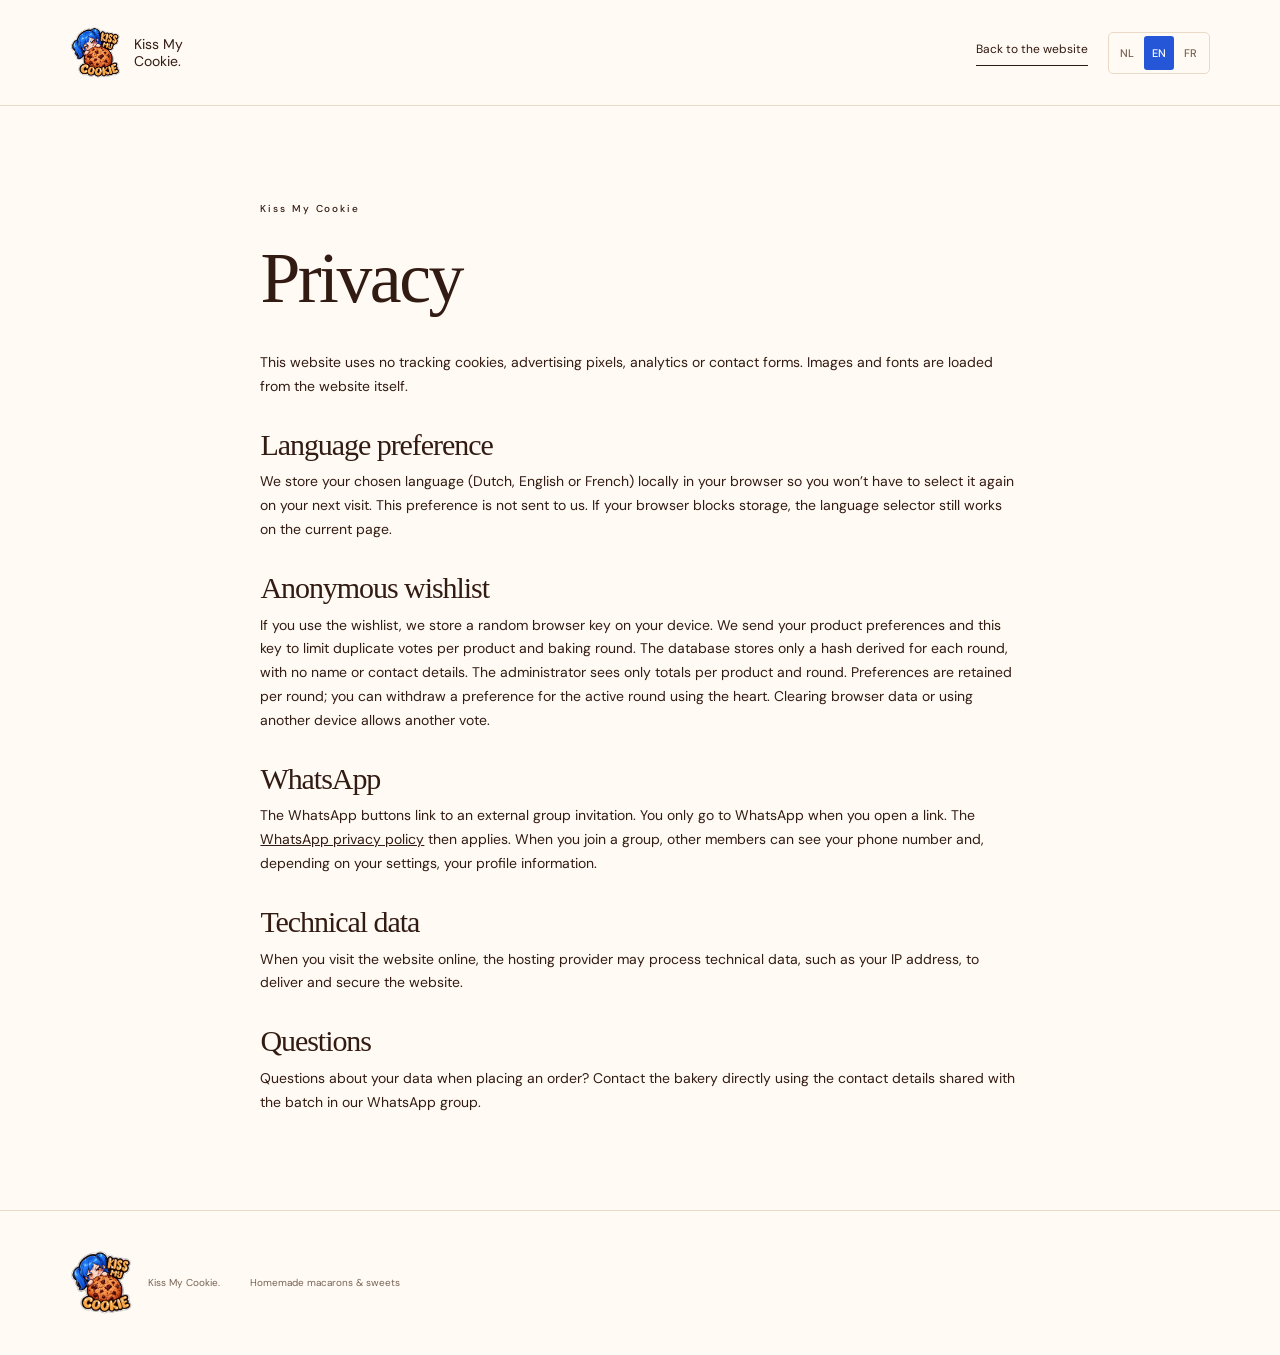
<file: site/privacy.html>
<!doctype html>
<html lang="nl"><head><meta charset="utf-8"><meta name="viewport" content="width=device-width,initial-scale=1"><meta name="theme-color" content="#2556d8"><title data-i18n="copy150">Privacy — Kiss My Cookie</title>
<meta property="og:title" content="Privacy — Kiss My Cookie">
<meta property="og:description" content="Privacyinformatie van Kiss My Cookie.">
<meta property="og:type" content="website">
<meta property="og:site_name" content="Kiss My Cookie">
<meta property="og:image" content="https://kissmycookie.be/assets/kissmycookie-link-preview.jpg">
<meta property="og:image:secure_url" content="https://kissmycookie.be/assets/kissmycookie-link-preview.jpg">
<meta property="og:image:type" content="image/jpeg">
<meta property="og:image:width" content="1328">
<meta property="og:image:height" content="1328">
<meta property="og:image:alt" content="Het Kiss My Cookie-logo">
<meta name="twitter:card" content="summary_large_image">
<meta name="twitter:image" content="https://kissmycookie.be/assets/kissmycookie-link-preview.jpg">
<meta name="twitter:image:alt" content="Het Kiss My Cookie-logo">
<link rel="icon" type="image/png" href="assets/favicon-2026-transparent.png"><link rel="stylesheet" href="styles.css?v=20261025-live-update"><script src="i18n-data.js?v=20261005-copy-sync" defer=""></script><script src="wishlist-copy.js?v=20261025" defer></script><script src="i18n.js?v=20261004-i18n" defer=""></script><link rel="stylesheet" href="languages.css?v=20261004-i18n"></head><body><header class="header privacy-header"><a class="brand" href="index.html"><img src="assets/logo-2026-transparent.webp" alt="" width="48" height="52"><span data-i18n="copy151">Kiss My<br>Cookie.</span></a><a class="text-link" href="index.html" data-i18n="copy152">Terug naar de website</a><div class="header-actions"><div class="language-switcher" role="group" aria-label="Kies je taal" data-i18n-aria-label="extra2"><button type="button" data-language="nl" lang="nl" aria-label="Nederlands" aria-pressed="true">NL</button><button type="button" data-language="en" lang="en" aria-label="English" aria-pressed="false">EN</button><button type="button" data-language="fr" lang="fr" aria-label="Français" aria-pressed="false">FR</button></div></div></header><main class="section privacy"><p class="eyebrow">Kiss My Cookie</p><h1 data-i18n="copy112">Privacy</h1><p data-i18n="copy153">Deze website gebruikt geen trackingcookies, advertentiepixels, analytics of contactformulieren. Afbeeldingen en lettertypes worden vanaf de website zelf geladen.</p><h2 data-i18n="extra3">Taalvoorkeur</h2><p data-i18n="extra4">We bewaren je gekozen taal (Nederlands, Engels of Frans) lokaal in je browser, zodat je die bij een volgend bezoek niet opnieuw hoeft te kiezen. Deze voorkeur wordt niet naar ons verzonden. Als je browser opslag blokkeert, werkt de taalkeuze nog steeds voor de huidige pagina.</p><h2 data-i18n="wishPrivacyTitle">Anonieme wishlist</h2><p data-i18n="wishPrivacy"></p><h2>WhatsApp</h2><p data-i18n="copy154">De WhatsApp-knoppen leiden naar een externe groepsuitnodiging. Pas wanneer je een link opent, ga je naar WhatsApp. Daar gelden de <a href="https://www.whatsapp.com/legal/privacy-policy" target="_blank" rel="noopener noreferrer">privacyvoorwaarden van WhatsApp</a>. Wanneer je deelneemt aan een groep, kunnen groepsleden je telefoonnummer en, afhankelijk van je instellingen, je profielgegevens zien.</p><h2 data-i18n="copy155">Technische gegevens</h2><p data-i18n="copy156">Bij het online bezoeken van de website kan de hostingprovider technische gegevens verwerken, zoals je IP-adres, voor het leveren en beveiligen van de website.</p><h2 data-i18n="copy157">Vragen</h2><p data-i18n="copy158">Heb je vragen over je gegevens bij een bestelling? Neem rechtstreeks contact op met de bakkerij via de contactinformatie bij de bakronde in de WhatsApp-groep.</p></main><footer><a class="footer-brand footer-logo" href="index.html"><img src="assets/logo-2026-transparent.webp" alt="" width="64" height="64">Kiss My Cookie.</a><span data-i18n="copy159">Homemade macarons &amp; sweets</span></footer>
</body></html>
</file>
<file: site/styles.css>
@font-face{font-family:DM;src:url('assets/dm-sans-400-normal.ttf')}@font-face{font-family:DM;src:url('assets/dm-sans-500-normal.ttf');font-weight:500}@font-face{font-family:Serif;src:url('assets/dm-serif-display-400-normal.ttf')}@font-face{font-family:Serif;src:url('assets/dm-serif-display-400-italic.ttf');font-style:italic}
:root{--paper:#faf8f3;--ink:#30382c;--muted:#6d6e63;--line:#deddd3;--olive:#30382c;--caramel:#95633b;--cream:#efebe1}*{box-sizing:border-box}html{scroll-behavior:smooth;scroll-padding-top:100px}body{margin:0;background:var(--paper);color:var(--ink);font-family:DM,sans-serif;font-size:14px;line-height:1.7}button,input,select{font:inherit}button,a,input,select{-webkit-tap-highlight-color:transparent}button,a{touch-action:manipulation}button{color:inherit;cursor:pointer}a{color:inherit;text-decoration:none}img{max-width:100%;display:block}button:focus-visible,a:focus-visible,select:focus-visible,canvas:focus-visible,input:focus-visible,summary:focus-visible{outline:2px solid var(--caramel);outline-offset:5px}h1,h2,h3,p{margin:0}h1,h2,h3{font-weight:400}h1,h2{font-family:Serif,Georgia,serif;line-height:1.06;letter-spacing:-.035em}h1{font-size:clamp(58px,5.6vw,88px)}h2{font-size:clamp(39px,4vw,60px)}em{font-weight:400;color:var(--caramel)}[hidden]{display:none!important}.sr-only,.skip{position:absolute;width:1px;height:1px;overflow:hidden;clip-path:inset(50%)}.skip:focus{position:fixed;top:10px;left:10px;width:auto;height:auto;clip-path:none;background:white;padding:12px;z-index:50}.announcement{background:var(--olive);color:#e4e4d7;text-align:center;font-size:10px;letter-spacing:.16em;padding:8px 20px}.header{height:100px;display:flex;align-items:center;justify-content:space-between;padding:0 5.5%;background:rgba(250,248,243,.97);position:sticky;top:0;z-index:20;border-bottom:1px solid var(--line)}.wordmark{font-family:Serif,Georgia,serif;font-size:30px;letter-spacing:-1.2px;line-height:1.1;white-space:nowrap}.wordmark span{display:block;font-family:DM,sans-serif;font-size:8px;letter-spacing:.22em;margin-top:10px}.header nav{display:flex;align-items:center;gap:35px;font-size:12px}.header nav a:not(.nav-cta):hover{color:var(--caramel)}.nav-cta{border:1px solid #adb0a2;padding:11px 22px}.menu-toggle{display:none}.hero{max-width:1600px;margin:auto;display:grid;grid-template-columns:1fr 1fr;min-height:650px}.hero-copy{padding:75px 8% 68px 11%}.eyebrow{font-size:10px;letter-spacing:.19em;font-weight:500;line-height:1.5;margin-bottom:24px}.hero-copy>p:not(.eyebrow){color:var(--muted);margin:27px 0 29px;font-size:14px}.button{display:inline-flex;align-items:center;justify-content:space-between;gap:38px;border:1px solid var(--olive);background:var(--olive);color:var(--paper);padding:15px 24px;font-size:12px;transition:background .2s,transform .2s}.button:hover{background:#46513f;transform:translateY(-2px)}.quiet-link{display:block;font-size:11px;margin-top:20px}.hero-visual{position:relative;background:radial-gradient(ellipse at 45% 38%,#f2e8d5,#e9deca 70%,#e3d8c4);overflow:hidden;display:flex;align-items:center;justify-content:center;min-width:0}.hero-edition{position:absolute;top:35px;left:38px;font-size:9px;letter-spacing:.22em}.hero-orbit{position:absolute;width:70%;aspect-ratio:1;border:1px solid #b6a78866;border-radius:50%}.hero-orbit:after{content:'';position:absolute;inset:-27px;border:1px solid #b6a78833;border-radius:50%}.hero-macaron{width:93%;object-fit:contain;position:relative;margin-top:-35px;filter:drop-shadow(10px 35px 25px #6b472126);transform:rotate(-13deg)}.hero-caption{position:absolute;bottom:35px;left:38px}.hero-caption>span{font-size:9px;letter-spacing:.15em}.hero-caption h2{font-size:31px;letter-spacing:-.02em;margin:10px 0}.hero-caption p{font-size:11px;color:#736855}.values{border-block:1px solid var(--line);display:flex;align-items:center;justify-content:center;gap:65px;padding:24px;font-size:10px;letter-spacing:.15em;text-transform:uppercase}.values i{font-style:normal;color:var(--caramel);font-size:20px}.section{padding:95px 5.5%;max-width:1600px;margin:auto}.section-heading{display:flex;justify-content:space-between;align-items:end;gap:40px;margin-bottom:40px}.section-heading>p{font-size:12px;color:var(--muted);max-width:370px}.filters{display:flex;gap:27px;border-bottom:1px solid var(--line);margin-bottom:30px}.filters button{background:none;border:0;padding:14px 0;font-size:12px;border-bottom:2px solid transparent;color:var(--muted)}.filters button.active{border-color:var(--ink);color:var(--ink)}.filters button span{font-size:9px;margin-left:5px}.product-grid{display:grid;grid-template-columns:repeat(4,1fr);gap:35px 22px}.product{display:block;text-align:left;padding:0;border:0;background:transparent;width:100%}.product-photo{position:relative;aspect-ratio:1/1.08;overflow:hidden;background:#eee8de}.product-photo img{width:100%;height:100%;object-fit:cover;transition:transform .6s}.product:hover img{transform:scale(1.045)}.product-photo .product-badge{position:absolute;top:15px;left:15px;background:var(--paper);padding:5px 9px;font-size:8px;letter-spacing:.13em}.product-caption{padding:17px 0;border-bottom:1px solid var(--line);position:relative}.product h3{font-family:Serif;font-size:24px;line-height:1.2}.product p{color:var(--muted);font-size:10px;margin-top:7px}.availability{font-size:11px;color:var(--muted);margin-top:28px;text-align:center}.experience{background:#eeeae0}.experience-head{text-align:center;margin-bottom:45px}.experience-head .eyebrow{margin-bottom:15px}.experience-head>p:last-child{color:var(--muted);margin-top:18px;font-size:12px}.experience-layout{display:grid;grid-template-columns:1.25fr 1fr;gap:8%;align-items:center}.viewer-panel{min-width:0;background:#f8f5ed;border:1px solid #dfd9cb;padding:22px;position:relative}.viewer-top{display:flex;align-items:center;justify-content:space-between;font-size:10px;letter-spacing:.1em}.view-tabs{display:flex;gap:3px;background:#eae5d9;padding:3px}.view-tabs button{background:none;border:0;padding:7px 12px;font-size:10px}.view-tabs [aria-pressed=true]{background:var(--paper);box-shadow:0 1px 3px #0000000a}.canvas-wrap{height:380px;position:relative}canvas{width:100%;height:100%;display:block;cursor:grab;touch-action:none}canvas:active{cursor:grabbing}#reference-photo{height:100%;max-width:100%;margin:auto;object-fit:contain;padding:18px}.drag-hint{position:absolute;bottom:5px;width:100%;text-align:center;pointer-events:none;font-size:10px;color:var(--muted)}.viewer-actions{display:flex;align-items:center;justify-content:center;gap:14px;margin-top:22px}.viewer-actions>button:not(.button){border:1px solid var(--line);border-radius:50%;background:transparent;width:36px;height:36px;font-size:20px}.viewer-actions .button{min-width:215px}.angle-control{display:flex;align-items:center;justify-content:center;gap:12px;font-size:10px;margin-top:20px}.angle-control input{width:110px;accent-color:var(--olive)}.angle-control button{border:0;border-bottom:1px solid #999;background:none;font-size:10px;padding:0}.model-note{text-align:center;font-size:9px;color:var(--muted);margin-top:20px}.flavor-detail>.eyebrow{display:block;margin-bottom:9px}.flavor-detail select{width:100%;border:1px solid #b8b8a9;background:transparent;padding:12px;color:var(--ink);border-radius:0;margin-bottom:27px}.flavor-family{font-size:9px;letter-spacing:.2em;text-transform:uppercase;color:var(--caramel);margin-bottom:10px}.flavor-detail h3{font-family:Serif;font-size:46px;line-height:1.15}.flavor-detail>p:not(.eyebrow):not(.flavor-family):not(.detail-note){font-size:13px;color:var(--muted);margin-top:16px}.filling-row{display:flex;gap:17px;border-bottom:1px solid #d4d1c6;padding:15px 0}.filling-row:first-child{margin-top:20px}.filling-row .layer-number{color:var(--caramel);font-size:10px;margin-top:3px}.filling-row strong{font-size:12px;font-weight:500;display:block}.filling-row p{font-size:11px;color:var(--muted);margin-top:2px}.unconfirmed{font-size:12px;color:var(--muted);border-block:1px solid #d4d1c6;padding:20px 0;margin:25px 0}.text-link{display:inline-flex;gap:35px;border-bottom:1px solid var(--ink);font-size:12px;padding-bottom:5px;margin-top:25px}.detail-note{font-size:10px;color:var(--muted);margin-top:14px;max-width:270px}.craft-strip{position:relative;max-width:1600px;margin:auto;height:320px;overflow:hidden}.craft-strip img{width:100%;height:100%;object-fit:cover}.craft-strip:after{content:'';position:absolute;inset:0;background:linear-gradient(90deg,#251b1688,transparent 80%)}.craft-strip>div{position:absolute;top:50%;left:7%;transform:translateY(-50%);z-index:1;color:white}.craft-strip .eyebrow{font-size:9px}.craft-strip>div>p:last-child{font-family:Serif;font-size:44px;line-height:1.1}.craft-strip em{color:#f3daca}.story{display:grid;grid-template-columns:1fr 1fr;gap:12%;align-items:center}.story-photo{position:relative;padding:0 25px 25px 0}.story-photo:before{content:'';position:absolute;inset:30px 0 0 30px;background:#e9e3d7;z-index:-1}.story-photo>img{width:100%;height:auto;aspect-ratio:1.1;object-fit:cover;object-position:50% 100%}.story-photo>span{position:absolute;bottom:0;right:20px;font-size:10px;letter-spacing:.05em;background:var(--paper);padding:16px 25px}.story-copy>p:not(.eyebrow){margin-top:25px;font-size:13px;color:var(--muted);max-width:400px}.signature{display:flex;gap:20px;align-items:center;margin-top:25px}.signature img{height:72px;width:68px;object-fit:contain}.signature span{font-size:11px}.signature em{font-family:Serif;font-size:17px}.order{background:var(--olive);color:var(--paper);display:grid;grid-template-columns:1.2fr 1fr;gap:10%}.order .eyebrow{color:#c2c4b5}.order h2 em{color:#d3b591}.order-intro>p:not(.eyebrow){color:#c2c4b5;margin:27px 0;font-size:13px}.light{background:#eee9df;color:var(--ink);border-color:#eee9df}.light:hover{background:white}.order small{display:block;color:#c2c4b5;font-size:9px;margin-top:15px}.order-steps{align-self:center}.order-steps article{display:flex;gap:25px;border-bottom:1px solid #646b59;padding:25px 0}.order-steps article>span{font-size:11px;color:#c2b598}.order-steps h3{font-family:Serif;font-size:24px}.order-steps p{color:#c2c4b5;font-size:12px;margin-top:7px}.faq{display:grid;grid-template-columns:1fr 1.4fr;gap:10%}details{border-bottom:1px solid var(--line)}summary{padding:21px 30px 21px 0;cursor:pointer;position:relative;list-style:none;font-size:13px}summary::-webkit-details-marker{display:none}summary:after{content:'+';position:absolute;right:3px;font-size:18px;top:17px}details[open] summary:after{content:'−'}details p{padding-bottom:20px;color:var(--muted);font-size:12px;max-width:540px}footer{border-top:1px solid var(--line);padding:40px 5.5%;display:flex;align-items:center;gap:30px;font-size:10px;color:var(--muted)}footer .wordmark{font-size:25px;color:var(--ink);margin-right:auto}footer p{margin-right:auto}footer .wordmark span{font-size:7px}.privacy{max-width:900px;min-height:75vh}.privacy h1{margin-bottom:35px}.privacy h2{font-size:30px;margin:30px 0 10px}.privacy a{text-decoration:underline}.brand{display:flex;gap:12px;align-items:center;line-height:1.2}.brand img{height:52px;width:auto}
@media(min-width:1600px){.hero-copy{padding-left:88px}}@media(max-width:1000px){.header{padding-inline:4%;height:85px}.header nav{gap:20px}.hero{min-height:570px}.hero-copy{padding:60px 7%}.hero h1{font-size:62px}.hero-caption{left:25px}.hero-caption p{max-width:210px}.section{padding:75px 5%}.product-grid{gap:28px 16px}.product h3{font-size:21px}.experience-layout{gap:5%;grid-template-columns:1.1fr 1fr}.canvas-wrap{height:330px}.viewer-panel{padding:15px}.viewer-actions{gap:8px}.viewer-actions .button{min-width:0;gap:18px;padding:14px}.story{gap:7%}.story-photo>img{height:auto}.values{gap:35px}.flavor-detail h3{font-size:37px}footer p{display:none}}
@media(max-width:700px){html{scroll-padding-top:85px}.announcement{font-size:8px}.header{height:78px;padding-inline:6%}.wordmark{font-size:27px}.wordmark span{font-size:7px}.menu-toggle{display:flex;gap:12px;align-items:center;background:none;border:0;font-size:12px;padding:10px 0}.header nav{display:none;position:absolute;left:0;right:0;top:77px;background:var(--paper);padding:22px 6% 28px;border-bottom:1px solid var(--line);box-shadow:0 20px 20px #30382c0c}.header nav.open{display:flex;align-items:stretch;flex-direction:column;gap:20px}.hero{display:flex;flex-direction:column}.hero-copy{padding:42px 6% 38px}.hero h1{font-size:60px}.hero-copy .eyebrow{font-size:8px;margin-bottom:20px}.hero-copy>p:not(.eyebrow){margin:22px 0;font-size:13px}.quiet-link{display:inline-block;margin:0 0 0 15px;font-size:10px}.hero-copy .button{gap:23px;padding:14px 18px}.hero-visual{height:440px;min-height:0}.hero-macaron{width:90%;max-width:480px;margin-top:-25px}.hero-edition{top:22px;left:25px;font-size:8px}.hero-caption{bottom:25px}.hero-caption h2{font-size:28px}.hero-caption p{max-width:250px;font-size:10px}.values{gap:13px;font-size:7px;letter-spacing:.06em;padding:18px 10px}.values i{font-size:14px}.section{padding:58px 6%}.section-heading{display:block;margin-bottom:25px}.section-heading>p{margin-top:22px;font-size:12px}.eyebrow{font-size:9px;margin-bottom:18px}h2{font-size:42px}.filters{gap:19px;overflow-x:auto;white-space:nowrap;margin-bottom:22px}.filters button{font-size:10px}.product-grid{grid-template-columns:repeat(2,1fr);gap:26px 14px}.product-caption{padding:13px 20px 13px 0}.product h3{font-size:22px}.product p{font-size:9px}.product-photo .product-badge{font-size:6px;left:8px;top:8px;padding:4px 6px}.availability{font-size:10px}.experience-head{text-align:left;margin-bottom:27px}.experience-head h2{font-size:40px}.experience-layout{grid-template-columns:1fr;gap:32px}.viewer-panel{padding:15px}.canvas-wrap{height:315px}.flavor-detail h3{font-size:40px}.flavor-detail select{margin-bottom:20px}.craft-strip{height:260px}.craft-strip>div>p:last-child{font-size:36px}.story{grid-template-columns:1fr;gap:35px}.story-photo>img{height:auto}.story-copy>p:not(.eyebrow){max-width:none}.order{grid-template-columns:1fr;gap:30px}.order h2{font-size:43px}.order .button{gap:20px}.order-steps article{padding:20px 0}.faq{grid-template-columns:1fr;gap:25px}footer{padding:35px 6%;flex-wrap:wrap;gap:22px}footer .wordmark{width:100%}footer>span{margin-left:auto}.model-note{font-size:8px}.privacy h1{font-size:55px}}
@media(max-width:360px){.hero h1{font-size:52px}.hero-copy .button{font-size:10px}.quiet-link{font-size:9px;margin-left:8px}.values{gap:8px}.filters{gap:15px}.product h3{font-size:19px}.viewer-panel{padding:10px}.canvas-wrap{height:285px}.viewer-actions{gap:7px}.viewer-actions .button{font-size:10px}.experience-head h2{font-size:36px}.hero-visual{height:390px}.order .button{font-size:10px}.order h2{font-size:38px}}
@media(prefers-reduced-motion:reduce){html{scroll-behavior:auto}*,*:before,*:after{transition:none!important;animation:none!important}}
.hero-macaron{height:auto;max-height:590px}.finish-options{margin:-8px 0 25px}.finish-options .eyebrow{font-size:9px;margin-bottom:9px}.finish-options>div{display:flex;border:1px solid #b8b8a9}.finish-options button{flex:1;border:0;background:transparent;padding:10px 12px;font-size:11px}.finish-options button[aria-pressed=true]{background:var(--olive);color:var(--paper)}.finish-note{font-size:9px;color:var(--muted);margin-top:8px}
@media(max-width:700px){.hero-macaron{max-height:380px}}
.product-photo{background:transparent;aspect-ratio:1.13;display:flex;align-items:center;justify-content:center}.product-photo img{object-fit:contain;width:100%;height:100%;filter:drop-shadow(0 12px 10px #4a321916)}.product-photo .product-badge{top:3px;left:0;background:#ece6d9}.hero-macaron{max-height:530px}.product-photo:after{content:'360°';position:absolute;right:6px;bottom:4px;color:var(--muted);font-size:9px;letter-spacing:.08em}.collection .product-grid{row-gap:40px}
@media(max-width:360px){.view-tabs button{padding:7px 8px;font-size:9px}}
/* Brand refresh: blue hair, chocolate, warm cookie tones. */
:root{--paper:#fffaf3;--ink:#321b13;--muted:#796457;--line:#e9d9c7;--olive:#2556d8;--caramel:#2556d8;--cream:#fff0da;--blue:#2556d8;--chocolate:#321b13;--cookie:#ffc27c}
@font-face{font-family:DM;src:url('assets/dm-sans-700-normal.ttf');font-weight:700}
.announcement{background:var(--chocolate);color:#ffe0b6}.header{background:rgba(255,250,243,.98);height:106px}.brand-lockup{display:flex;align-items:center;gap:15px;line-height:1.1}.brand-lockup img{width:76px;height:84px;object-fit:contain}.brand-lockup>span{font-size:25px;font-weight:700;letter-spacing:-1px}.brand-lockup small{display:block;font-size:8px;letter-spacing:.18em;margin-top:10px;font-weight:400}.nav-cta{background:var(--blue);border-color:var(--blue);color:white}.header nav{font-size:13px}.hero{min-height:740px}.hero-copy{padding-top:30px;padding-bottom:50px}.hero-copy>.eyebrow{font-size:9px;line-height:1.9;margin-bottom:24px;color:var(--blue)}.hero h1{font-size:clamp(53px,4.65vw,74px);letter-spacing:-.035em}.hero h1 em{color:var(--blue)}.hero-copy>p:not(.eyebrow){margin-top:22px}.button:hover{background:#1643b8}.hero-visual{background:radial-gradient(ellipse at 40% 35%,#6595f6 0,#386ae0 40%,#1c46b8 100%);color:white;display:block;min-height:740px}.hero-edition{color:#ebf2ff;top:31px;left:34px;z-index:2}.hero-orbit{border-color:#b8d0ff38;top:15%;left:15%;pointer-events:none}.hero-orbit:after{border-color:#b8d0ff20}.hero-viewer{position:absolute;top:40px;left:1%;width:98%;height:490px}.hero-viewer:before{content:'';position:absolute;left:22%;right:22%;bottom:11%;height:8%;border-radius:50%;background:#08276855;filter:blur(18px);pointer-events:none}.hero-viewer canvas{position:relative;z-index:1}.hero-interaction{position:absolute;left:0;right:0;bottom:164px;text-align:center;z-index:3}.hero-interaction>span{font-size:10px;color:#dce8ff;letter-spacing:.05em}.hero-interaction>div{display:flex;justify-content:center;align-items:center;gap:12px;margin-top:12px}.hero-interaction button{border:1px solid #d7e5ff66;color:white;background:#183faa55;height:40px;min-width:40px;font-size:20px}.hero-interaction #hero-open{font-size:12px;padding:0 19px;background:#fff7e9;color:var(--chocolate);border-color:#fff7e9;display:flex;align-items:center;gap:32px}.hero-caption{left:34px;bottom:30px}.hero-caption h2{font-size:34px}.hero-caption p{color:#e5edff}.hero-caption>span{font-size:8px;color:#c7d9ff}.values{background:#fff0db}.values i{color:var(--blue)}.filters button.active{color:var(--blue);border-color:var(--blue)}.product-caption{border-color:var(--line)}.product-photo .product-badge{background:var(--blue);color:white}.experience{background:#edf3ff}.viewer-panel{background:#fbfdff;border-color:#cddbf5}.view-tabs{background:#e4edff}.view-tabs [aria-pressed=true]{background:var(--blue);color:white}.flavor-detail select{border-color:#bcccf0;background:#f8fbff}.filling-row{border-color:#ccdaef}.canvas-wrap:before{content:'';position:absolute;left:23%;right:23%;bottom:16%;height:7%;border-radius:50%;background:#77665226;filter:blur(15px);pointer-events:none}.canvas-wrap canvas{position:relative}.signature img{width:125px;height:137px}.signature{gap:25px}.signature em{color:var(--blue)}.story-photo:before{background:#ffe3bd}.order{background:var(--chocolate)}.order .eyebrow,.order-intro>p:not(.eyebrow),.order small,.order-steps p{color:#e5c6aa}.order h2 em{color:#ffbf75}.order-steps article{border-color:#765140}.order-steps article>span{color:#ffbf75}.light{background:#ffbf75;color:#321b13;border-color:#ffbf75}.light:hover{background:#ffd7a4}.wordmark{color:var(--chocolate)}.webgl-fallback{position:absolute;inset:0;width:100%;height:100%;object-fit:contain;pointer-events:none}.hero-viewer .webgl-fallback{padding:10%}
@media(max-width:1100px){.header nav{gap:20px}.brand-lockup>span{font-size:22px}.hero-copy{padding-left:8%;padding-right:5%}.hero h1{font-size:56px}.hero-visual{min-height:720px}.hero-viewer{top:70px;height:440px}.hero-interaction{bottom:170px}.hero{min-height:720px}}
@media(max-width:700px){.header{height:88px}.brand-lockup img{width:61px;height:68px}.brand-lockup>span{font-size:21px}.brand-lockup small{font-size:6px;letter-spacing:.15em;margin-top:6px}.brand-lockup{gap:9px}.header nav{top:87px}.hero-copy{padding:23px 6% 34px}.hero h1{font-size:51px}.hero-visual{min-height:550px;height:550px}.hero-edition{left:25px;top:25px;font-size:8px}.hero-viewer{top:25px;height:345px;left:0;width:100%}.hero-interaction{bottom:146px}.hero-interaction>div{margin-top:9px}.hero-interaction>span{font-size:9px}.hero-caption{left:25px;bottom:24px}.hero-caption h2{font-size:30px}.hero-caption p{font-size:10px}.hero-caption>span{font-size:7px}.hero{min-height:0}.signature img{width:107px;height:117px}.values{font-size:7px}.hero-copy .quiet-link{margin-left:12px}.viewer-panel{border-color:#cddbf5}.header .menu-toggle{font-size:11px}}
@media(max-width:360px){.brand-lockup>span{font-size:18px}.brand-lockup small{font-size:5px}.brand-lockup img{width:53px;height:59px}.hero h1{font-size:44px}.hero-visual{min-height:510px;height:510px}.hero-viewer{height:315px}.hero-interaction{bottom:140px}.hero-caption p{max-width:225px}.hero-caption h2{font-size:27px}.hero-interaction #hero-open{font-size:11px}}

/* Product photography is the first view, with filling and 360 as optional views. */
[hidden]{display:none!important}
#hero-photo{position:relative;width:100%;height:100%;object-fit:contain;padding:6%;filter:drop-shadow(0 18px 22px #08276833)}
.viewer-top{gap:12px;flex-wrap:wrap}.view-tabs{flex-wrap:wrap}.view-tabs button{white-space:nowrap}
@media(max-width:400px){.viewer-panel{padding:14px}.viewer-top{letter-spacing:0}.view-tabs{gap:1px}.view-tabs button{padding:7px 8px;font-size:9px}}

.product-photo:after{content:'Bekijk'}

/* Pair an owner's complete macaron with its photographed filling. */
.canvas-wrap.own-photo-pair{display:grid;grid-template-columns:minmax(0,1fr) minmax(0,1fr);grid-template-rows:minmax(0,1fr) auto;gap:0 18px;height:360px;padding-top:18px}
.canvas-wrap.own-photo-pair:before{display:none}
.own-photo-pair #reference-photo{grid-column:1;grid-row:1;width:100%;height:100%;min-height:0;padding:12px 0;object-fit:contain}
.own-photo-label{grid-column:1;grid-row:2;text-align:center;color:var(--muted);font-size:11px;padding:12px 0}
.own-photo-extra{grid-column:2;grid-row:1 / 3;margin:0;min-width:0;display:flex;flex-direction:column}
.own-photo-extra img{width:100%;height:0;flex:1;min-height:0;object-fit:contain;padding:12px 0}
.own-photo-extra figcaption{text-align:center;color:var(--muted);font-size:11px;padding:12px 0}
@media(max-width:700px){.canvas-wrap.own-photo-pair{height:auto;grid-template-columns:minmax(0,1fr);grid-template-rows:240px auto auto;gap:0;padding-top:12px}.own-photo-extra{grid-column:1;grid-row:3}.own-photo-extra img{flex:none;height:240px}.own-photo-extra figcaption{padding-bottom:16px}}

/* Keep the photograph and its controls centered together inside the orbit. */
.hero-showcase{position:absolute;left:50%;top:calc(50% - 40px);transform:translate(-50%,-50%);width:min(86%,600px);aspect-ratio:1;display:flex;flex-direction:column;align-items:center;justify-content:center}
.hero-showcase .hero-orbit{inset:0;width:100%;height:100%}
.hero-showcase .hero-viewer{position:relative;inset:auto;width:100%;height:auto;aspect-ratio:1.5;flex:none}
.hero-showcase #hero-photo{padding:0}
.hero-showcase .hero-interaction{position:relative;inset:auto;width:100%;margin-top:16px;flex:none}
.hero-interaction #hero-open{width:180px;min-width:180px;justify-content:space-between;gap:12px;white-space:nowrap}
.hero-interaction #hero-open span{width:14px;flex:none;text-align:center}
@media(max-width:700px){.hero-showcase{top:calc(50% - 40px);width:min(82%,420px)}.hero-showcase .hero-interaction{margin-top:12px}}

/* Center the secondary link beneath the collection button. */
.hero-actions{display:grid;width:max-content;max-width:100%;text-align:center;gap:20px}
.hero-copy .hero-actions .quiet-link{display:block;margin:0}


/* Local 2026 logo and paired product sections. */
.brand-lockup img,.signature img,.brand img,.footer-logo img{object-fit:contain;border-radius:8px;aspect-ratio:1}
.brand-lockup img{height:76px}.signature img{height:125px}
.footer-logo{display:flex;align-items:center;gap:14px}.footer-logo>img{width:64px;height:64px;flex:none}
footer .footer-wordmark{font-size:25px;letter-spacing:-1px;margin:0}footer .footer-wordmark>span{font-size:7px;letter-spacing:.18em}
.canvas-wrap.filling-pair{display:grid;grid-template-columns:minmax(0,1fr) minmax(0,1fr);grid-template-rows:minmax(0,1fr) auto;gap:0 16px;height:390px;padding-top:20px}
.canvas-wrap.filling-pair:before{display:none}
.filling-pair #reference-photo{position:static;grid-column:1;grid-row:1;width:100%;height:100%;min-height:0;padding:0;object-fit:contain}
.filling-label{grid-column:1;grid-row:2;text-align:center;font-size:11px;color:var(--muted);padding:10px 0}
.section-photo{grid-column:2;grid-row:1 / 3;margin:0;min-width:0;display:flex;flex-direction:column}
.section-photo img{width:100%;height:0;min-height:0;flex:1;object-fit:contain}
.section-photo figcaption{font-size:11px;color:var(--muted);text-align:center;padding:10px 0}

.hero-showcase .hero-viewer.hero-filling-pair{display:grid;grid-template-columns:minmax(0,1fr) minmax(0,1fr);align-items:center;gap:10px}
.hero-filling-pair #hero-photo{height:auto}
#hero-cut{margin:0;min-width:0}#hero-cut img{width:100%;height:auto;filter:drop-shadow(0 14px 15px #08276833)}
#hero-cut figcaption{text-align:center;font-size:10px;color:#ebf2ff;margin-top:6px}
.canvas-wrap.is-model{background:radial-gradient(ellipse at 45% 36%,#fffefa 0%,#f5f7fb 55%,#e6edf6 100%);border-radius:18px;isolation:isolate;overflow:hidden}
.canvas-wrap.is-model:before{display:none}
.model-shadow{position:absolute;left:22%;right:22%;bottom:14%;height:8%;border-radius:50%;background:radial-gradient(ellipse,#49342245 0%,#68523c20 40%,transparent 72%);filter:blur(7px);transform:scaleX(var(--shadow-width,1));opacity:var(--shadow-opacity,.8);pointer-events:none;z-index:-1}
.canvas-wrap canvas{z-index:1}
@media(max-width:700px){
 .brand-lockup img{height:61px}.signature img{height:107px}
 .canvas-wrap.filling-pair{height:auto;grid-template-columns:minmax(0,1fr);grid-template-rows:215px auto auto;gap:0;padding-top:8px}
 .filling-label{grid-row:2}.section-photo{grid-column:1;grid-row:3}.section-photo img{flex:none;height:215px}
 .hero-showcase:has(.hero-filling-pair){width:94%}
}
@media(max-width:360px){.brand-lockup img{height:53px}.canvas-wrap.filling-pair{grid-template-rows:190px auto auto}.section-photo img{height:190px}}

/* Cookies & sweets: real atelier photos and a separate collection. */
.sweets-category-line{display:flex;justify-content:space-between;gap:20px;padding:12px 0 20px;margin-bottom:30px;border-bottom:1px solid var(--line);font-size:11px;color:var(--muted)}.sweets-category-line a{color:var(--blue)}
.sweets-grid{display:grid;grid-template-columns:repeat(5,minmax(0,1fr));gap:22px}.sweet-card{min-width:0;display:block}.sweet-photo{position:relative;aspect-ratio:1/1.08;overflow:hidden;background:var(--cream);border-radius:22px}.sweet-photo img{width:100%;height:100%;object-fit:cover;transition:transform .6s}.sweet-card:hover .sweet-photo img{transform:scale(1.045)}.sweet-badge{position:absolute;top:15px;left:15px;padding:5px 10px;border-radius:20px;background:var(--blue);color:white;font-size:9px;letter-spacing:.08em}.sweet-caption{padding:18px 0;border-bottom:1px solid var(--line)}.sweet-caption h3{font-family:Serif,Georgia,serif;font-size:27px;line-height:1.2}.sweet-caption p{font-size:11px;color:var(--muted);margin-top:8px}.sweet-discover{display:flex;justify-content:space-between;align-items:center;color:var(--blue);font-size:11px;margin-top:17px}.sweet-discover>span{font-size:19px}.sweet-detail-photo{margin:22px 0 0}.sweet-detail-photo img{width:100%;height:370px;object-fit:contain;border-radius:16px;background:#fff4e4}.sweet-detail-photo figcaption{text-align:center;font-size:10px;color:var(--muted);padding:15px 6px 0}.sweet-viewer .viewer-top{gap:12px}.mixed-box-photo{position:relative;min-width:0}.mixed-box-photo img{width:100%;height:500px;object-fit:cover;border-radius:24px}.mixed-box-photo>span{display:block;color:var(--muted);font-size:11px;margin-top:15px}.mixed-boxes .text-link{display:inline-block;margin-top:24px}.header nav{gap:24px}
@media(max-width:1100px){.header nav{gap:14px;font-size:12px}.sweets-grid{grid-template-columns:repeat(2,minmax(0,1fr));gap:32px 22px}.sweet-detail-photo img{height:320px}.mixed-box-photo img{height:420px}}
@media(min-width:701px) and (max-width:900px){.header{padding-inline:3%}.brand-lockup>span{font-size:18px}.brand-lockup img{width:55px}.header nav{gap:10px;font-size:11px}.nav-cta{padding:10px 12px}}
@media(max-width:700px){.sweets-category-line{align-items:flex-start;font-size:10px;gap:14px}.sweets-category-line a{text-align:right;max-width:155px}.sweets-grid{gap:26px 15px}.sweet-caption h3{font-size:23px}.sweet-caption p{font-size:10px}.sweet-badge{top:10px;left:10px;font-size:8px}.sweet-photo{border-radius:16px}.sweet-viewer .viewer-top{font-size:9px}.sweet-viewer .view-tabs button{padding:7px 9px;font-size:10px}.sweet-detail-photo img{height:290px}.mixed-box-photo img{height:auto;aspect-ratio:1;object-fit:cover}.mixed-boxes .story-copy{padding-top:10px}}
@media(prefers-reduced-motion:reduce){.sweet-photo img{transition:none}}




.sweet-caption p{min-height:3.4em}

/* A brief welcome, with the normal homepage ready underneath. */
.welcome-intro{position:fixed;inset:0;width:100%;height:100dvh;max-width:none;max-height:none;margin:0;padding:24px;border:0;background:var(--paper);color:var(--ink);overflow:auto;opacity:1;transition:opacity .55s ease}
.welcome-intro[open]{display:grid;place-items:center}
.welcome-intro::backdrop{background:var(--paper);transition:opacity .55s ease}
.welcome-intro.is-closing,.welcome-intro.is-closing::backdrop{opacity:0}
.welcome-content{width:min(100%,880px);text-align:center;padding:20px 0}
.welcome-brand{position:relative;width:clamp(210px,30vh,320px);max-width:100%;aspect-ratio:1;margin:0 auto 30px;background:transparent}
.welcome-brand video,.welcome-logo-fallback{position:absolute;inset:0;width:100%;height:100%;object-fit:contain;background:transparent}
.welcome-brand video{visibility:hidden}
.welcome-brand.is-playing video{visibility:visible}
.welcome-brand.is-playing .welcome-logo-fallback{visibility:hidden}
.welcome-content>.eyebrow{color:var(--blue);font-size:9px;margin-bottom:22px}
.welcome-title{font-size:clamp(30px,3.7vw,54px);line-height:1.16}
.welcome-title>span,.welcome-title>em{display:block}
.welcome-taste{margin-top:12px;transition:opacity .65s ease,transform .65s ease}
.welcome-intro.is-introducing .welcome-taste{opacity:0;transform:translateY(8px);transition:none}
.welcome-skip{display:inline-block;margin-top:36px;padding:10px 0;border:0;background:transparent;color:var(--muted);font-size:11px;letter-spacing:.04em;text-decoration:underline;text-decoration-color:var(--line);text-underline-offset:6px;transition:color .2s,text-decoration-color .2s}
.welcome-intro:focus{outline:none}
.welcome-skip:hover,.welcome-skip:focus-visible{color:var(--blue);text-decoration-color:var(--blue)}
.welcome-skip:focus-visible{outline:none;text-decoration-thickness:2px}
body.has-welcome{overflow:hidden}
@media(max-width:700px){.welcome-intro{padding:24px}.welcome-brand{width:min(240px,30dvh);margin-bottom:25px}.welcome-content>.eyebrow{font-size:8px;letter-spacing:.13em}.welcome-title{font-size:clamp(29px,7.8vw,40px)}.welcome-skip{margin-top:28px}}
@media(max-height:600px){.welcome-content{padding:0}.welcome-brand{width:min(150px,26dvh);margin-bottom:12px}.welcome-content>.eyebrow{margin-bottom:14px}.welcome-title{font-size:30px}.welcome-skip{margin-top:16px}}

/* Productvoorstellingen en eigen verpakkingsfoto’s voor sweets. */
.sweet-photo.sweet-art{background:radial-gradient(ellipse at center,#fffaf1 0%,#f4e6d0 100%)}
.sweet-photo.sweet-art img{object-fit:contain;padding:22px;filter:drop-shadow(0 14px 12px #4d29151c)}
.sweet-detail-photo img.is-art{padding:24px;background:radial-gradient(ellipse at center,#fffaf1 0%,#f4e6d0 100%)}
.sweet-viewer .viewer-top{flex-wrap:wrap;gap:12px}
.sweet-viewer .view-tabs{flex-wrap:wrap}
.sweet-viewer .view-tabs button[hidden]{display:none}
@media(max-width:700px){.sweet-photo.sweet-art img{padding:14px}.sweet-viewer .view-tabs{width:100%;justify-content:flex-start}.sweet-viewer .view-tabs button{flex:1;padding:8px 6px;font-size:10px}.sweet-detail-photo img.is-art{padding:18px}}

/* Collectiekeuze op de regel boven de titel. */
.collection-tabs{display:flex;align-items:center;flex-wrap:wrap;gap:24px;margin-bottom:24px;font-size:10px;letter-spacing:.15em;font-weight:500;line-height:1.5;text-transform:uppercase}
.collection-tabs a{display:inline-flex;align-items:center;min-height:32px;padding:4px 0;border-bottom:1px solid transparent;color:var(--muted);transition:color .2s,border-color .2s}
.collection-tabs a[aria-current="location"]{color:var(--ink);border-bottom-color:#2556d8}
.collection-tabs a:hover{color:#2556d8;border-bottom-color:#2556d8}
@media(max-width:360px){.collection-tabs{gap:18px;font-size:9px;letter-spacing:.1em}}

/* Wisselende favorieten bovenaan. */
.hero-interaction .hero-favorite-controls{display:flex;align-items:center;justify-content:center;gap:10px}
.hero-interaction #hero-pause{display:block;margin:10px auto 0;min-width:0;height:auto;padding:4px 8px;border:0;background:transparent;color:#e5edff;font-size:10px;text-decoration:underline;text-underline-offset:3px}
.hero-favorite-controls button:focus-visible,#hero-pause:focus-visible{outline:2px solid white;outline-offset:4px}

/* Replay the atelier signature without changing the surrounding layout. */
.signature .atelier-logo{position:relative;width:125px;height:125px;flex:none}
.signature .atelier-logo video,.signature .atelier-logo img{position:absolute;inset:0;width:100%;height:100%;object-fit:contain;background:transparent}
.atelier-logo video{visibility:hidden}
.atelier-logo.is-playing video{visibility:visible}
.atelier-logo.is-playing img{visibility:hidden}
@media(max-width:700px){.signature .atelier-logo{width:107px;height:107px}}

/* Welcome sizing uses both viewport dimensions, including tablet landscape. */
.welcome-intro{height:100vh;height:100dvh;padding:24px;padding:max(20px,env(safe-area-inset-top)) max(20px,env(safe-area-inset-right)) max(20px,env(safe-area-inset-bottom)) max(20px,env(safe-area-inset-left))}
.welcome-content{min-width:0;max-width:880px}
.welcome-brand{width:min(260px,38vw,28vh);width:min(260px,38vw,28dvh);height:auto;aspect-ratio:1;flex:none}
.welcome-brand video,.atelier-logo video{border:0;outline:none!important;box-shadow:none;pointer-events:none}
.welcome-content>.eyebrow{overflow-wrap:anywhere}
.welcome-skip{min-height:44px;padding:12px 8px}
#hero-images{cursor:pointer;touch-action:manipulation;border-radius:18px}
#hero-images:focus-visible{outline:2px solid white;outline-offset:6px}
.hero-showcase .hero-viewer.hero-filling-pair{min-height:0}
.hero-filling-pair #hero-photo,#hero-cut img{max-height:100%;object-fit:contain}
.hero-interaction button{min-height:44px;min-width:44px}
.hero-interaction #hero-pause{min-height:44px;padding:10px 12px}

/* Tablets need a compact navigation and room for the product details. */
@media(max-width:1100px){
 html{scroll-padding-top:98px}
 .header{height:88px;padding-inline:5%;gap:18px}
 .brand-lockup img{width:61px;height:61px}
 .brand-lockup>span{font-size:21px}
 .brand-lockup small{font-size:6px;letter-spacing:.15em;margin-top:6px}
 .brand-lockup{gap:9px}
 .menu-toggle{display:flex;align-items:center;gap:10px;min-height:44px;padding:10px 8px;background:none;border:0;font-size:12px;flex:none}
 .header nav{display:none;position:absolute;left:0;right:0;top:100%;background:var(--paper);padding:18px 5% 24px;border-bottom:1px solid var(--line);box-shadow:0 20px 20px #30382c0c;max-height:calc(100vh - 88px);max-height:calc(100dvh - 88px);overflow-y:auto}
 .header nav.open{display:flex;flex-direction:column;align-items:stretch;gap:8px}
 .header nav a{display:flex;align-items:center;min-height:44px;padding:10px 12px;font-size:13px}
 .hero{grid-template-columns:minmax(0,1fr) minmax(0,1fr);min-height:620px}
 .hero-copy{padding:42px 9%}
 .hero h1{font-size:clamp(40px,5.1vw,56px)}
 .hero-visual{min-height:620px}
 .hero-showcase{top:45%;width:88%}
 .hero-caption{left:24px;right:24px;bottom:26px}
 .hero-caption p{max-width:none}
 .experience-layout{grid-template-columns:minmax(0,1fr);gap:32px}
 .viewer-panel{width:100%;max-width:720px;justify-self:center}
 .flavor-detail{min-width:0}
 .product-grid{grid-template-columns:repeat(3,minmax(0,1fr))}
 .story,.order,.faq{gap:6%}
 .values{flex-wrap:wrap;gap:14px 28px}
 .flavor-detail select{font-size:16px;min-height:44px}
 .view-tabs button,.filters button,.collection-tabs a{min-height:44px}
 .viewer-actions>button:not(.button){width:44px;height:44px;flex:none}
 .angle-control{flex-wrap:wrap;row-gap:12px}
 .angle-control input{min-height:44px}
 .angle-control button{min-height:44px;padding:8px}
 .warmth-ribbon{gap:16px}
 .warmth-ribbon .warmth-frame{height:190px}
}
@media(max-width:850px){
 .hero{display:flex;flex-direction:column;min-height:0}
 .hero-copy{padding:36px 6%}
 .hero h1{font-size:clamp(43px,7vw,60px)}
 .hero-visual{height:auto;min-height:0;padding:26px 6% 30px;display:flex;flex-direction:column;align-items:center}
 .hero-edition{position:static;align-self:flex-start;line-height:1.6}
 .hero-showcase{position:relative;inset:auto;transform:none;width:min(100%,480px);aspect-ratio:auto;margin:22px auto 26px;padding:12px 0}
 .hero-showcase .hero-orbit{top:50%;left:50%;transform:translate(-50%,-50%);width:88%;height:auto;aspect-ratio:1}
 .hero-showcase .hero-viewer{width:100%;aspect-ratio:1.5}
 .hero-showcase .hero-interaction{margin-top:12px}
 .hero-showcase:has(.hero-filling-pair){width:min(100%,520px)}
 .hero-caption{position:static;align-self:flex-start;width:100%}
 .hero-caption h2{font-size:32px}
 .hero-caption p{font-size:12px}
 .hero-caption>span{font-size:9px}
 .story,.order,.faq{grid-template-columns:minmax(0,1fr);gap:32px}
 .story-photo{max-width:600px;width:100%;justify-self:center}
 .story-copy>p:not(.eyebrow){max-width:none}
 .mixed-box-photo img{height:auto;max-height:500px;aspect-ratio:1.2}
 .section-heading{display:block}
 .section-heading>p{margin-top:20px}
 .warmth-atelier{max-width:none}
}
@media(max-width:700px){
 .welcome-brand{width:min(220px,56vw,28vh);width:min(220px,56vw,28dvh);margin-bottom:22px}
 .welcome-content{padding:0}
 .welcome-title{font-size:clamp(27px,7.4vw,38px)}
 .header{padding-inline:5%;gap:8px}
 .hero-copy{padding:30px 6% 36px}
 .hero-copy>p:not(.eyebrow) br{display:none}
 .hero-actions{width:100%;justify-items:start;text-align:left;gap:16px}
 .hero-copy .hero-actions .quiet-link{padding-block:8px;font-size:12px}
 .hero-showcase{margin-top:20px}
 .hero-orbit:after{inset:-16px}
 .product-grid{grid-template-columns:repeat(2,minmax(0,1fr))}
 .product-caption{padding-right:0}
 .values{font-size:8px;gap:8px 16px;line-height:1.5}
 .section{padding:48px 6%}
 .section h2{font-size:clamp(32px,9vw,42px)}
 .viewer-top{align-items:flex-start}
 .viewer-top .view-tabs{width:100%;gap:2px}
 .view-tabs button{flex:1;padding:8px 6px;font-size:10px}
 .viewer-actions{flex-wrap:wrap}
 .viewer-actions .button{min-height:44px;flex:1;justify-content:center;gap:12px}
 .order .button{width:100%;justify-content:center;gap:12px;white-space:normal;text-align:center}
 .warmth-ribbon .warmth-frame{height:165px}
 .warmth-ribbon .warmth-batch{height:150px}
 .sweet-caption h3{font-size:clamp(20px,5.5vw,25px)}
 footer{align-items:center}
 .footer-logo{width:100%;min-width:0}
}
@media(max-width:360px){
 .brand-lockup>span{font-size:18px}
 .brand-lockup img{width:50px;height:50px}
 .brand-lockup small{font-size:5px}
 .header .menu-toggle{font-size:11px;padding-inline:4px;gap:6px}
 .hero-interaction #hero-open{min-width:160px;width:160px}
 .hero-favorite-controls{gap:8px}
}
@media(max-height:600px){
 .welcome-intro{padding-block:16px}
 .welcome-brand{width:min(150px,26vh);width:min(150px,26dvh);margin-bottom:12px}
 .welcome-title{font-size:clamp(24px,4vw,30px)}
 .welcome-content>.eyebrow{margin-bottom:12px}
 .welcome-skip{margin-top:12px}
}
/* Leave space between the favorite controls and its caption. */
@media(min-width:1101px){.hero-showcase{top:calc(50% - 70px)}}
@media(min-width:851px) and (max-width:1100px){.hero-showcase{top:40%}}

/* Keep the flavor description and inside-view controls together below the photo. */
.hero-visual{container-type:inline-size}
.hero-footer{position:absolute;left:34px;right:34px;bottom:30px;display:grid;grid-template-columns:minmax(0,1fr);align-items:start;gap:20px;z-index:3}
.hero-footer .hero-caption{position:static;width:auto;min-width:0}
.hero-footer .hero-interaction{position:static;width:auto;min-width:0}
.hero-footer .hero-caption>span,.hero-footer .hero-interaction>span{display:block;line-height:1.5}
@container(min-width:560px){
 .hero-footer{grid-template-columns:minmax(0,1fr) auto;gap:24px}
 .hero-footer .hero-interaction{justify-self:end}
}
@media(min-width:851px) and (max-width:1100px){.hero-footer{left:24px;right:24px;bottom:26px}}
@media(max-width:850px){.hero-footer{position:relative;inset:auto;width:100%}}
@media(min-width:851px) and (max-width:1119px){.hero-showcase{top:23%}}
</file>
<file: site/languages.css>
/* Compact language controls stay available outside the mobile menu. */
.header-actions{display:flex;align-items:center;gap:18px;flex-shrink:0}
.language-switcher{display:flex;align-items:center;gap:2px;border:1px solid var(--line);border-radius:5px;padding:3px}
.language-switcher button{border:0;background:transparent;color:var(--muted);padding:9px 7px;font:500 11px DM,sans-serif;border-radius:3px;min-width:30px;min-height:34px}
.language-switcher button[aria-pressed=true]{background:var(--blue);color:white}
.language-switcher button:hover{background:#e4edff;color:var(--ink)}
.language-switcher button[aria-pressed=true]:hover{background:#1643b8;color:white}
.header nav{gap:clamp(12px,1.5vw,28px)}
.product-photo:after{content:var(--product-view-label,'Bekijk')}
.hero-actions{display:flex;flex-wrap:wrap;align-items:center;gap:16px 20px}
.hero-actions .quiet-link{margin-left:0}
.hero-copy,.hero-visual,.story-copy,.order-intro{min-width:0}
.hero-interaction #hero-open{width:auto;min-width:180px}
.hero-caption{right:25px}
.hero-caption p{max-width:100%}
html[lang=fr] .hero h1{font-size:clamp(46px,4.1vw,66px)}
html[lang=fr] .values{letter-spacing:.05em}
.privacy-header{gap:20px;flex-wrap:wrap;height:auto;min-height:106px;padding-block:18px}
.privacy-header>.text-link{margin-top:0;margin-left:auto}
.privacy-header .header-actions{margin-left:0}
@media(max-width:1180px){
 .header:not(.privacy-header){position:sticky;gap:12px;min-height:88px;height:auto;padding-block:10px}
 .header .menu-toggle{display:flex;gap:8px;align-items:center;background:none;border:0;font-size:12px;padding:10px 0}
 .header:not(.privacy-header) nav{display:none;position:absolute;left:0;right:0;top:100%;background:var(--paper);padding:22px 6% 28px;border-bottom:1px solid var(--line);box-shadow:0 20px 20px #30382c0c}
 .header nav.open{display:flex;align-items:stretch;flex-direction:column;gap:20px}
 .header-actions{margin-left:auto}
}
@media(max-width:700px){
 .header:not(.privacy-header){flex-wrap:wrap;padding:10px 6%;gap:4px 12px}
 .header-actions{gap:10px}
 .brand-lockup>span{font-size:19px}
 .language-switcher button{padding:6px 5px;min-width:28px;min-height:32px}
 html[lang=fr] .hero h1{font-size:48px}
 .hero-actions{gap:14px}
 .values{flex-wrap:wrap;gap:8px 12px}
 .sweet-caption h3,.flavor-detail h3{overflow-wrap:break-word}
 .privacy-header{padding-inline:6%}
 .privacy-header>.text-link{font-size:11px}
 .privacy-header .header-actions{width:100%;justify-content:flex-end}
 html[lang=fr] .privacy h1{font-size:clamp(44px,14vw,55px)}
}
@media(max-width:480px){
 .header:not(.privacy-header) .header-actions{width:100%;justify-content:space-between;margin-left:0}
 .header:not(.privacy-header) .brand-lockup{margin:auto}
 html{scroll-padding-top:140px}
 html[lang=fr] .hero h1{font-size:44px}
 .hero-caption p{font-size:10px}
 .hero-edition{right:20px}
}
@media(max-width:360px){html[lang=fr] .hero h1{font-size:39px}.order .button{gap:12px;padding-inline:14px}}
</file>
